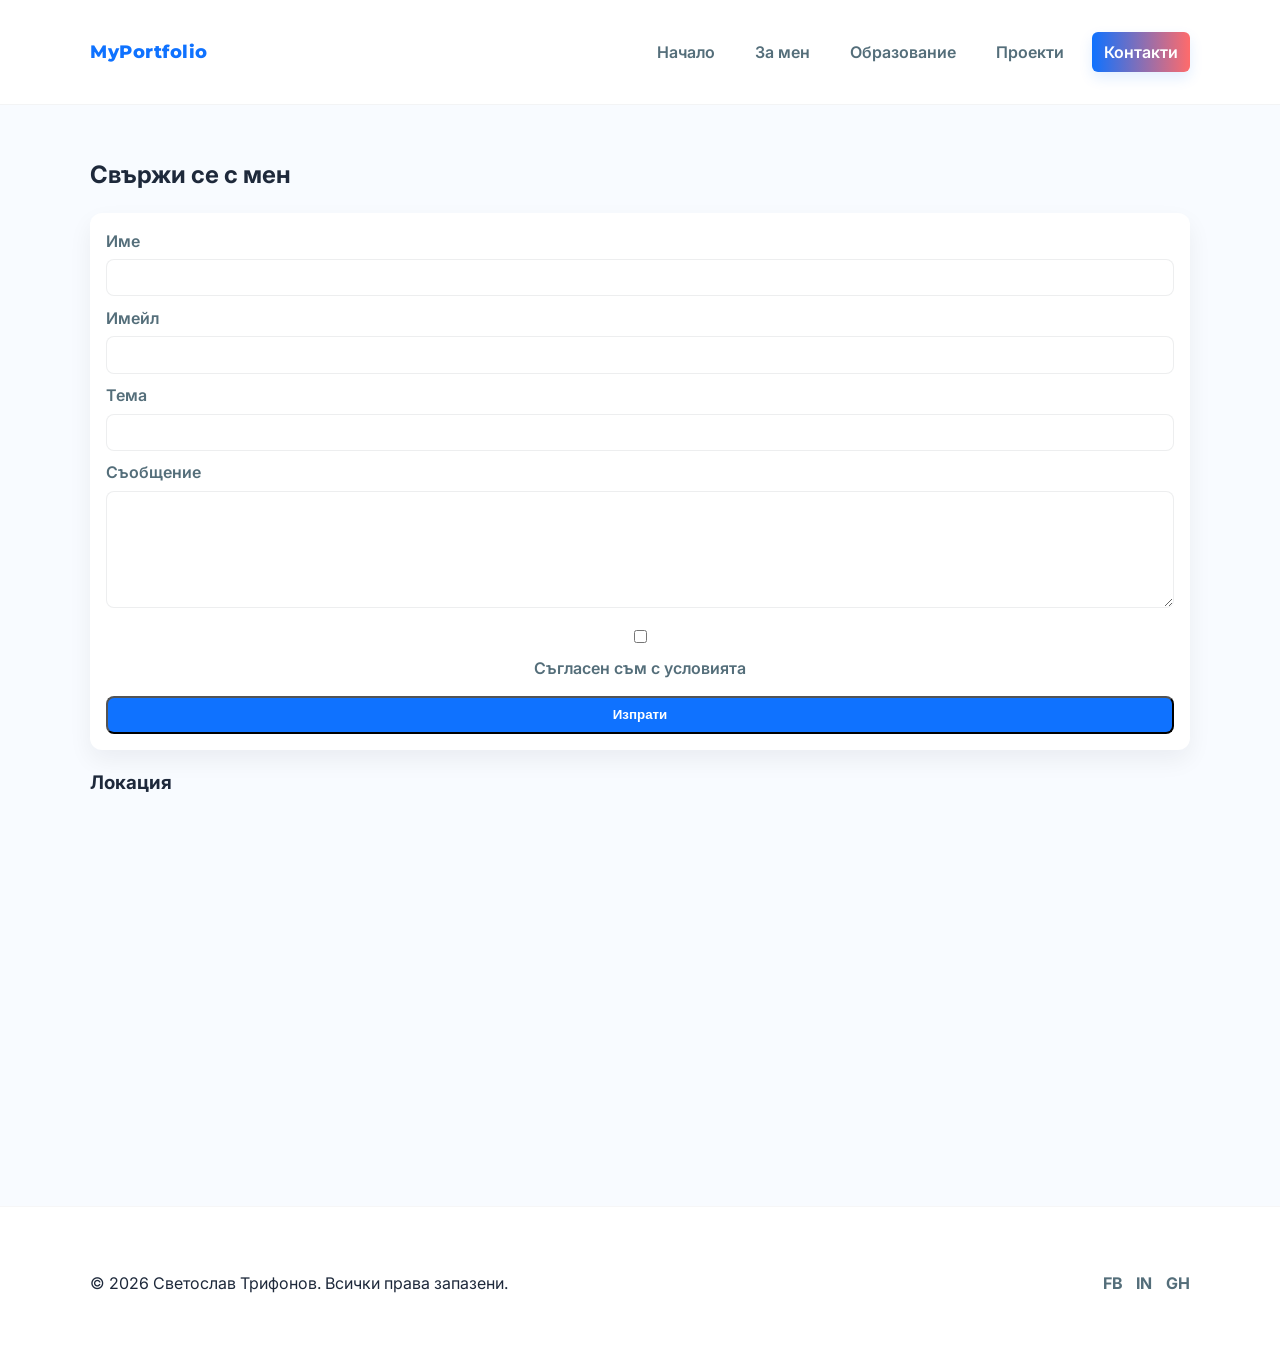
<file: portgeifolio/contact.html>
<!doctype html>
<html lang="bg">
<head>
  <meta charset="utf-8" />
  <meta name="viewport" content="width=device-width,initial-scale=1" />
  <title>Контакти</title>
  <link rel="stylesheet" href="style.css">
  <link href="https://fonts.googleapis.com/css2?family=Montserrat:wght@600;800&family=Inter:wght@300;400;600&display=swap" rel="stylesheet">
</head>
<body>
  <header class="site-header">
    <div class="container header-inner">
      <a href="index.html" class="logo">MyPortfolio</a>
      <button class="nav-toggle" aria-label="Отвори меню" id="navToggleContact">☰</button>
      <nav class="main-nav" id="mainNavContact">
        <a href="index.html" class="nav-link">Начало</a>
        <a href="about.html" class="nav-link">За мен</a>
        <a href="education.html" class="nav-link">Образование</a>
        <a href="projects.html" class="nav-link">Проекти</a>
        <a href="contact.html" class="nav-link active">Контакти</a>
      </nav>
    </div>
  </header>

  <main class="container">
    <section class="contact">
      <h1>Свържи се с мен</h1>

      <form class="contact-form" onsubmit="event.preventDefault(); alert('Формата е изпратена (примерно)');">
        <label>Име
          <input type="text" name="name" required>
        </label>

        <label>Имейл
          <input type="email" name="email" required>
        </label>

        <label>Тема
          <input type="text" name="subject">
        </label>

        <label>Съобщение
          <textarea name="message" rows="6" required></textarea>
        </label>

        <label class="checkbox-label">
          <input type="checkbox" required> Съгласен съм с условията
        </label>

        <button class="btn" type="submit">Изпрати</button>
      </form>

      <div class="map-wrapper">
        <h3>Локация</h3>
        <iframe title="Google Maps" src="https://www.google.com/maps?q=42.6977,23.3219&z=15&output=embed" allowfullscreen loading="lazy"></iframe>
      </div>
    </section>
  </main>

  <footer class="site-footer">
    <div class="container footer-inner">
      <p>© <span id="yearContact"></span> Светослав Трифонов. Всички права запазени.</p>
      <div class="social">
        <a href="https://www.facebook.com/share/1Cd5GeQGfH/" aria-label="Facebook">FB</a>
        <a href="https://www.linkedin.com/in/shwetli-trifonov-5b5625388" aria-label="LinkedIn">IN</a>
        <a href="https://github.com/Shwetli" aria-label="GitHub">GH</a>
      </div>
    </div>
  </footer>

<script>
  document.getElementById('yearContact').textContent = new Date().getFullYear();
  document.getElementById('navToggleContact').addEventListener('click', () => {
    document.getElementById('mainNavContact').classList.toggle('open');
  });
</script>
</body>
</html>
</file>
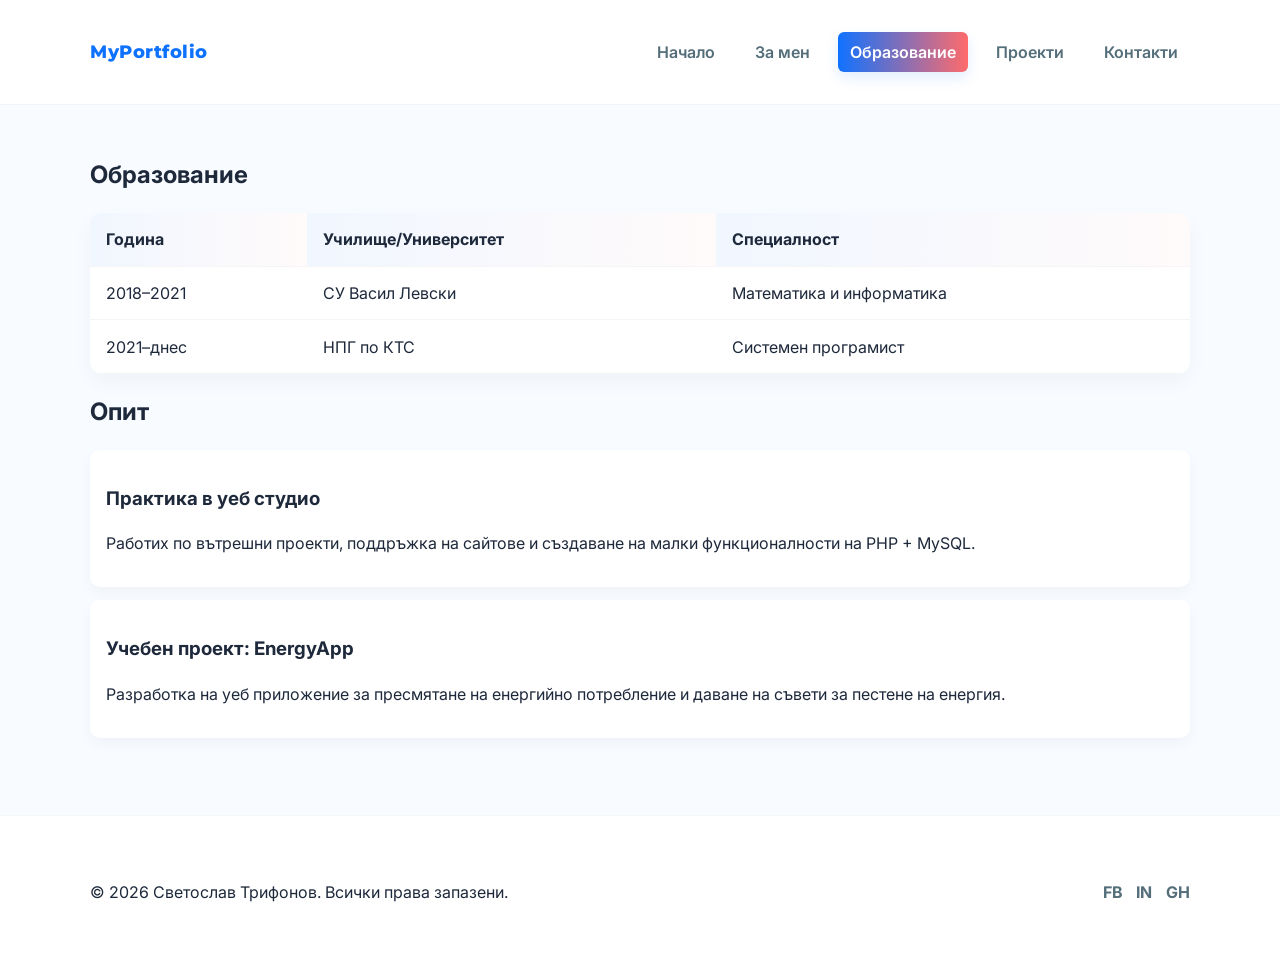
<file: portgeifolio/education.html>
<!doctype html>
<html lang="bg">
<head>
  <meta charset="utf-8" />
  <meta name="viewport" content="width=device-width,initial-scale=1" />
  <title>Образование и опит</title>
  <link rel="stylesheet" href="style.css">
  <link href="https://fonts.googleapis.com/css2?family=Montserrat:wght@600;800&family=Inter:wght@300;400;600&display=swap" rel="stylesheet">
</head>
<body>
  <header class="site-header">
    <div class="container header-inner">
      <a href="index.html" class="logo">MyPortfolio</a>
      <button class="nav-toggle" aria-label="Отвори меню" id="navToggleEdu">☰</button>
      <nav class="main-nav" id="mainNavEdu">
        <a href="index.html" class="nav-link">Начало</a>
        <a href="about.html" class="nav-link">За мен</a>
        <a href="education.html" class="nav-link active">Образование</a>
        <a href="projects.html" class="nav-link">Проекти</a>
        <a href="contact.html" class="nav-link">Контакти</a>
      </nav>
    </div>
  </header>

  <main class="container">
    <section class="education">
      <h1>Образование</h1>

      <table class="edu-table">
        <thead>
          <tr>
            <th>Година</th>
            <th>Училище/Университет</th>
            <th>Специалност</th>
          </tr>
        </thead>
        <tbody>
            <tr>
                <td>2018–2021</td>
                <td>СУ Васил Левски</td>
                <td>Математика и информатика</td>
            <tr>
                <td>2021–днес</td>
                <td>НПГ по КТС</td>
                <td>Системен програмист</td>
            </tr>
        </tbody>
      </table>

      <h2>Опит</h2>

      <article class="exp-article">
        <h3>Практика в уеб студио</h3>
        <p>Работих по вътрешни проекти, поддръжка на сайтове и създаване на малки функционалности на PHP + MySQL.</p>
      </article>

      <article class="exp-article">
        <h3>Учебен проект: EnergyApp</h3>
        <p>Разработка на уеб приложение за пресмятане на енергийно потребление и даване на съвети за пестене на енергия.</p>
      </article>
    </section>
  </main>

  <footer class="site-footer">
    <div class="container footer-inner">
      <p>© <span id="yearEdu"></span> Светослав Трифонов. Всички права запазени.</p>
      <div class="social">
        <a href="https://www.facebook.com/share/1Cd5GeQGfH/" aria-label="Facebook">FB</a>
        <a href="https://www.linkedin.com/in/shwetli-trifonov-5b5625388" aria-label="LinkedIn">IN</a>
        <a href="https://github.com/Shwetli" aria-label="GitHub">GH</a>
      </div>
    </div>
  </footer>

<script>
  document.getElementById('yearEdu').textContent = new Date().getFullYear();
  document.getElementById('navToggleEdu').addEventListener('click', () => {
    document.getElementById('mainNavEdu').classList.toggle('open');
  });
</script>
</body>
</html>
</file>
<file: portgeifolio/style.css>
:root{
  --primary: #0f72ff;
  --accent: #ff6b6b;
  --bg: #f8fbff;
  --text: #1e293b;
  --muted: #546e7a;
  --radius: 10px;
  --max-width: 1100px;
}

/* Fonts: Montserrat за заглавия, Inter за текст */
*{box-sizing: border-box}
html,body{height:100%}
body{
  margin:0;
  font-family: "Inter", system-ui, -apple-system, "Segoe UI", Roboto, "Helvetica Neue", Arial;
  color:var(--text);
  background:var(--bg);
  -webkit-font-smoothing:antialiased;
  -moz-osx-font-smoothing:grayscale;
  line-height:1.5;
}

/* контейнер */
.container{
  width:90%;
  max-width:var(--max-width);
  margin:0 auto;
  padding:2rem 0;
}

/* Header / Nav */
.site-header{
  background:#fff;
  border-bottom:1px solid rgba(30,41,59,0.05);
  position:sticky;
  top:0;
  z-index:100;
}
.header-inner{
  display:flex;
  align-items:center;
  justify-content:space-between;
  gap:1rem;
}
.logo{
  font-family:"Montserrat", sans-serif;
  font-weight:800;
  letter-spacing:0.5px;
  font-size:1.1rem;
  color:var(--primary);
  text-decoration:none;
}
.main-nav{
  display:flex;
  gap:1rem;
  align-items:center;
}
.nav-link{
  text-decoration:none;
  padding:0.5rem 0.75rem;
  border-radius:6px;
  transition: all 0.2s ease;
  color:var(--muted);
  font-weight:600;
}
.nav-link:hover{ transform: translateY(-2px); color:var(--text) }
.nav-link.active{
  background:linear-gradient(90deg,var(--primary),var(--accent));
  color:white;
  box-shadow:0 6px 14px rgba(15,114,255,0.12);
}

/* nav toggle for small screens */
.nav-toggle{
  display:none;
  background:none;
  border:0;
  font-size:1.2rem;
}

/* Hero */
.hero-title{
  font-family:"Montserrat", sans-serif;
  font-weight:800;
  font-size:2.4rem;
  margin:0 0 0.5rem 0;
  opacity:0;
  transform: translateY(8px);
  transition: all 0.6s ease;
}
.hero-title.show{ opacity:1; transform:none }
.lead{color:var(--muted);margin-bottom:1rem}

.author-card{
  display:flex;
  gap:1rem;
  align-items:center;
  margin:1rem 0;
  padding:1rem;
  background:#fff;
  border-radius:var(--radius);
  box-shadow: 0 6px 18px rgba(22,33,62,0.04);
}
.author-photo{
  width:120px;
  height:120px;
  object-fit:cover;
  border-radius:10px;
  border:4px solid rgba(15,114,255,0.06);
}

/* buttons */
.btn{
  display:inline-block;
  padding:0.6rem 1rem;
  background:var(--primary);
  color:white;
  text-decoration:none;
  border-radius:8px;
  font-weight:600;
  transition: transform 0.18s ease, box-shadow 0.18s ease;
}
.btn:hover{ transform: translateY(-3px); box-shadow:0 10px 20px rgba(15,114,255,0.12) }
.btn-outline{
  background:transparent;
  color:var(--primary);
  border:2px solid var(--primary);
}

/* video embed */
.video-wrapper{ margin-top:1.5rem }
.video-embed iframe{ width:100%; max-width:720px; height:400px; border-radius:10px; }

/* Two column (about) */
.two-col{
  display:grid;
  grid-template-columns: 1fr 1.8fr;
  gap:1.5rem;
  align-items:start;
  margin-top:1rem;
}
.about-photo{ width:100%; border-radius:10px; }

/* table */
.edu-table{
  width:100%;
  border-collapse:collapse;
  margin-top:1rem;
  background:#fff;
  border-radius:12px;
  overflow:hidden;
  box-shadow:0 8px 20px rgba(17,24,39,0.04);
}
.edu-table th, .edu-table td{
  padding:0.9rem 1rem;
  text-align:left;
  border-bottom:1px solid rgba(0,0,0,0.04);
}
.edu-table thead th{ background:linear-gradient(90deg, rgba(15,114,255,0.06), rgba(255,107,107,0.03)); }

/* articles */
.exp-article{
  background:#fff;
  padding:1rem;
  border-radius:10px;
  margin:0.8rem 0;
  box-shadow:0 6px 14px rgba(22,33,62,0.04);
}

/* Projects grid & cards */
.projects-grid{
  display:grid;
  grid-template-columns: repeat(3, 1fr);
  gap:1rem;
  margin-top:1rem;
}
.card{
  background:#fff;
  border-radius:12px;
  overflow:hidden;
  display:flex;
  flex-direction:column;
  box-shadow:0 10px 24px rgba(17,24,39,0.06);
}
.card img{ width:100%; height:160px; object-fit:cover }
.card-body{ padding:1rem; display:flex; flex-direction:column; gap:0.6rem; flex:1 }
.card-body .btn{ margin-top:auto }

/* Contact form */
.contact-form{
  display:grid;
  gap:0.6rem;
  background:#fff;
  padding:1rem;
  border-radius:12px;
  box-shadow:0 10px 24px rgba(17,24,39,0.06);
  margin-bottom:1rem;
}
.contact-form label{ display:flex; flex-direction:column; font-weight:600; color:var(--muted) }
.contact-form input, .contact-form textarea{
  margin-top:0.4rem;
  padding:0.6rem 0.8rem;
  border-radius:8px;
  border:1px solid rgba(30,41,59,0.08);
  font-family:inherit;
}
.checkbox-label{ align-items:center; gap:0.6rem; display:flex; padding:0.4rem 0; font-weight:500 }

.map-wrapper iframe{ width:100%; height:320px; border:0; border-radius:10px; }

/* footer */
.site-footer{
  margin-top:2rem;
  padding:1rem 0;
  background:#fff;
  border-top:1px solid rgba(30,41,59,0.04);
}
.footer-inner{ display:flex; justify-content:space-between; align-items:center; gap:1rem; flex-wrap:wrap }
.footer-inner .social a{ margin-left:0.6rem; text-decoration:none; color:var(--muted); font-weight:700 }

/* Responsive rules */
@media (max-width: 1024px){
  .projects-grid{ grid-template-columns: repeat(2, 1fr) }
  .two-col{ grid-template-columns: 1fr; }
}

@media (max-width: 768px){
  .nav-toggle{ display:inline-block }
  .main-nav{ display:none; position:absolute; right:1rem; top:64px; background:#fff; padding:0.8rem; border-radius:8px; box-shadow:0 12px 30px rgba(17,24,39,0.08); flex-direction:column; min-width:200px; }
  .main-nav.open{ display:flex }
  .projects-grid{ grid-template-columns: 1fr 1fr; }
  .hero-title{ font-size:2rem }
}

@media (max-width:600px){
  .projects-grid{ grid-template-columns: 1fr; }
  .video-embed iframe{ height:220px }
  .author-photo{ width:90px; height:90px }
  .container{ padding:1rem }
}
</file>
